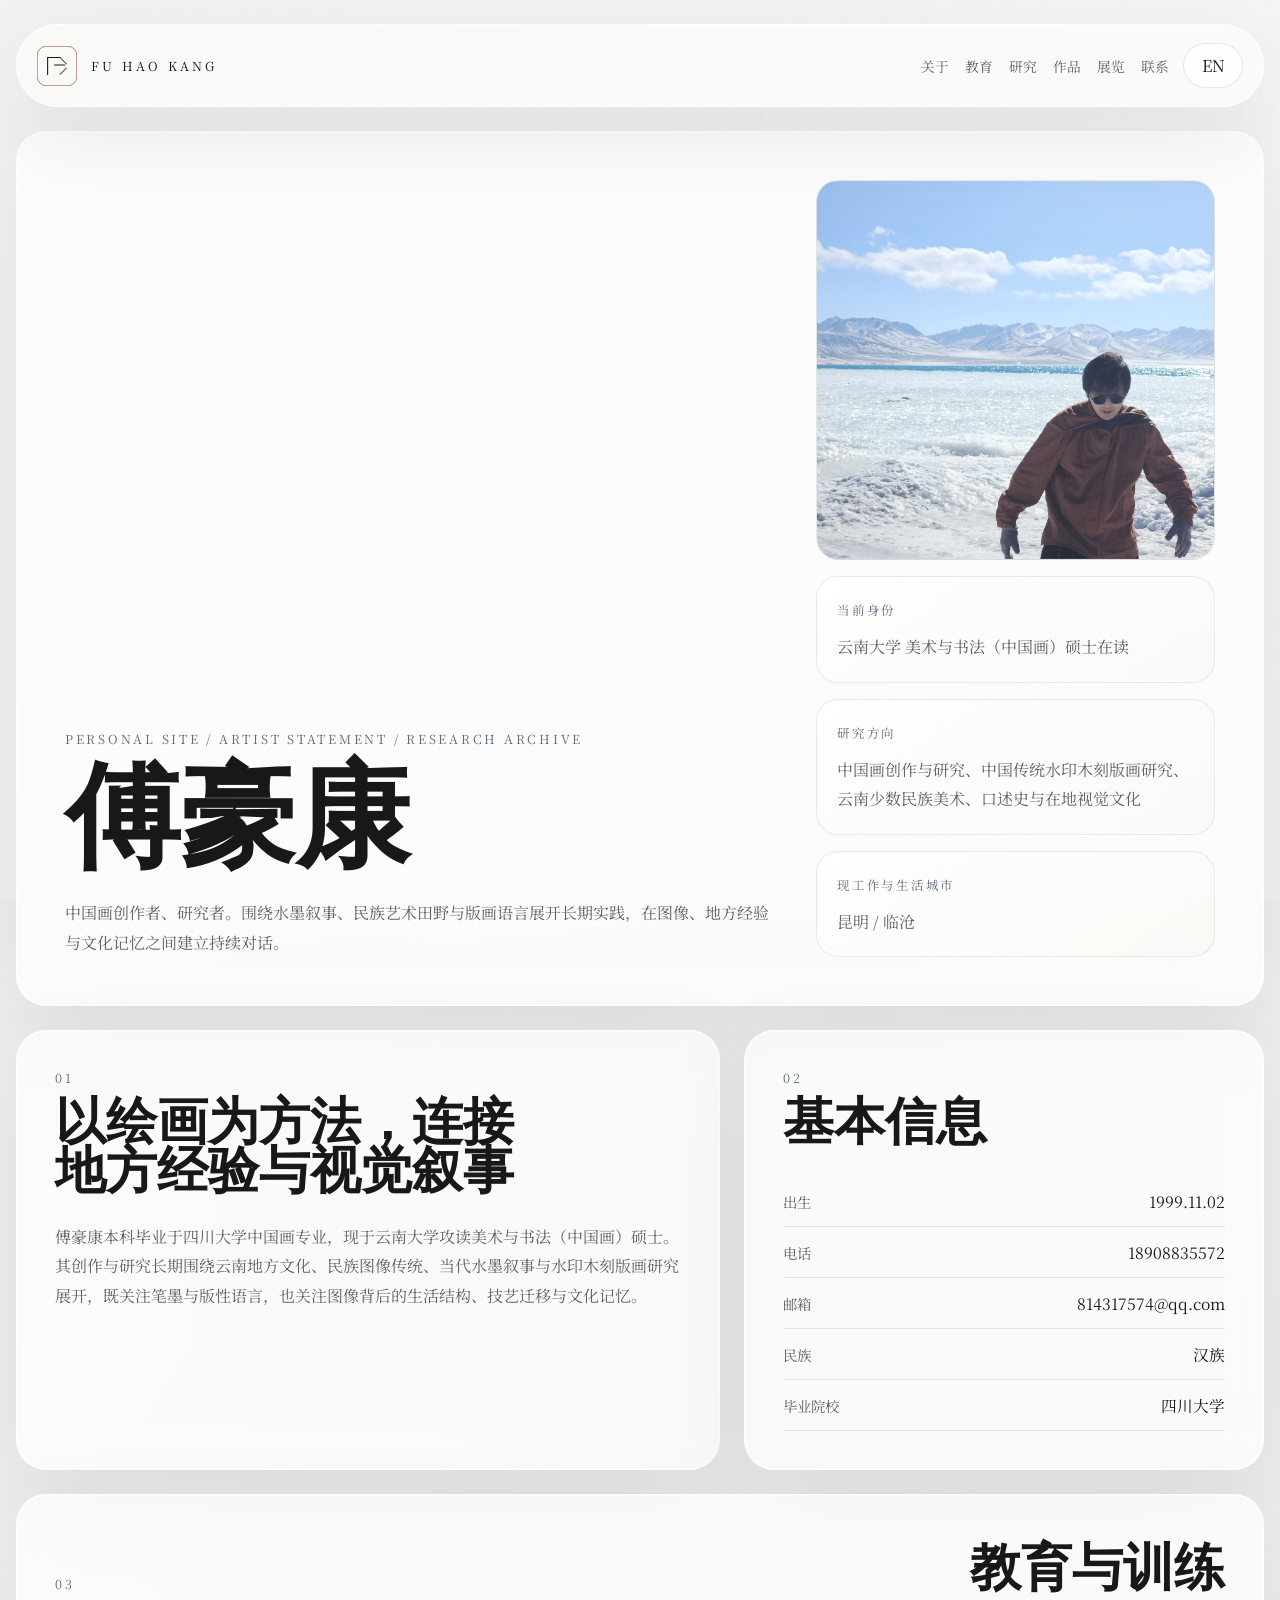
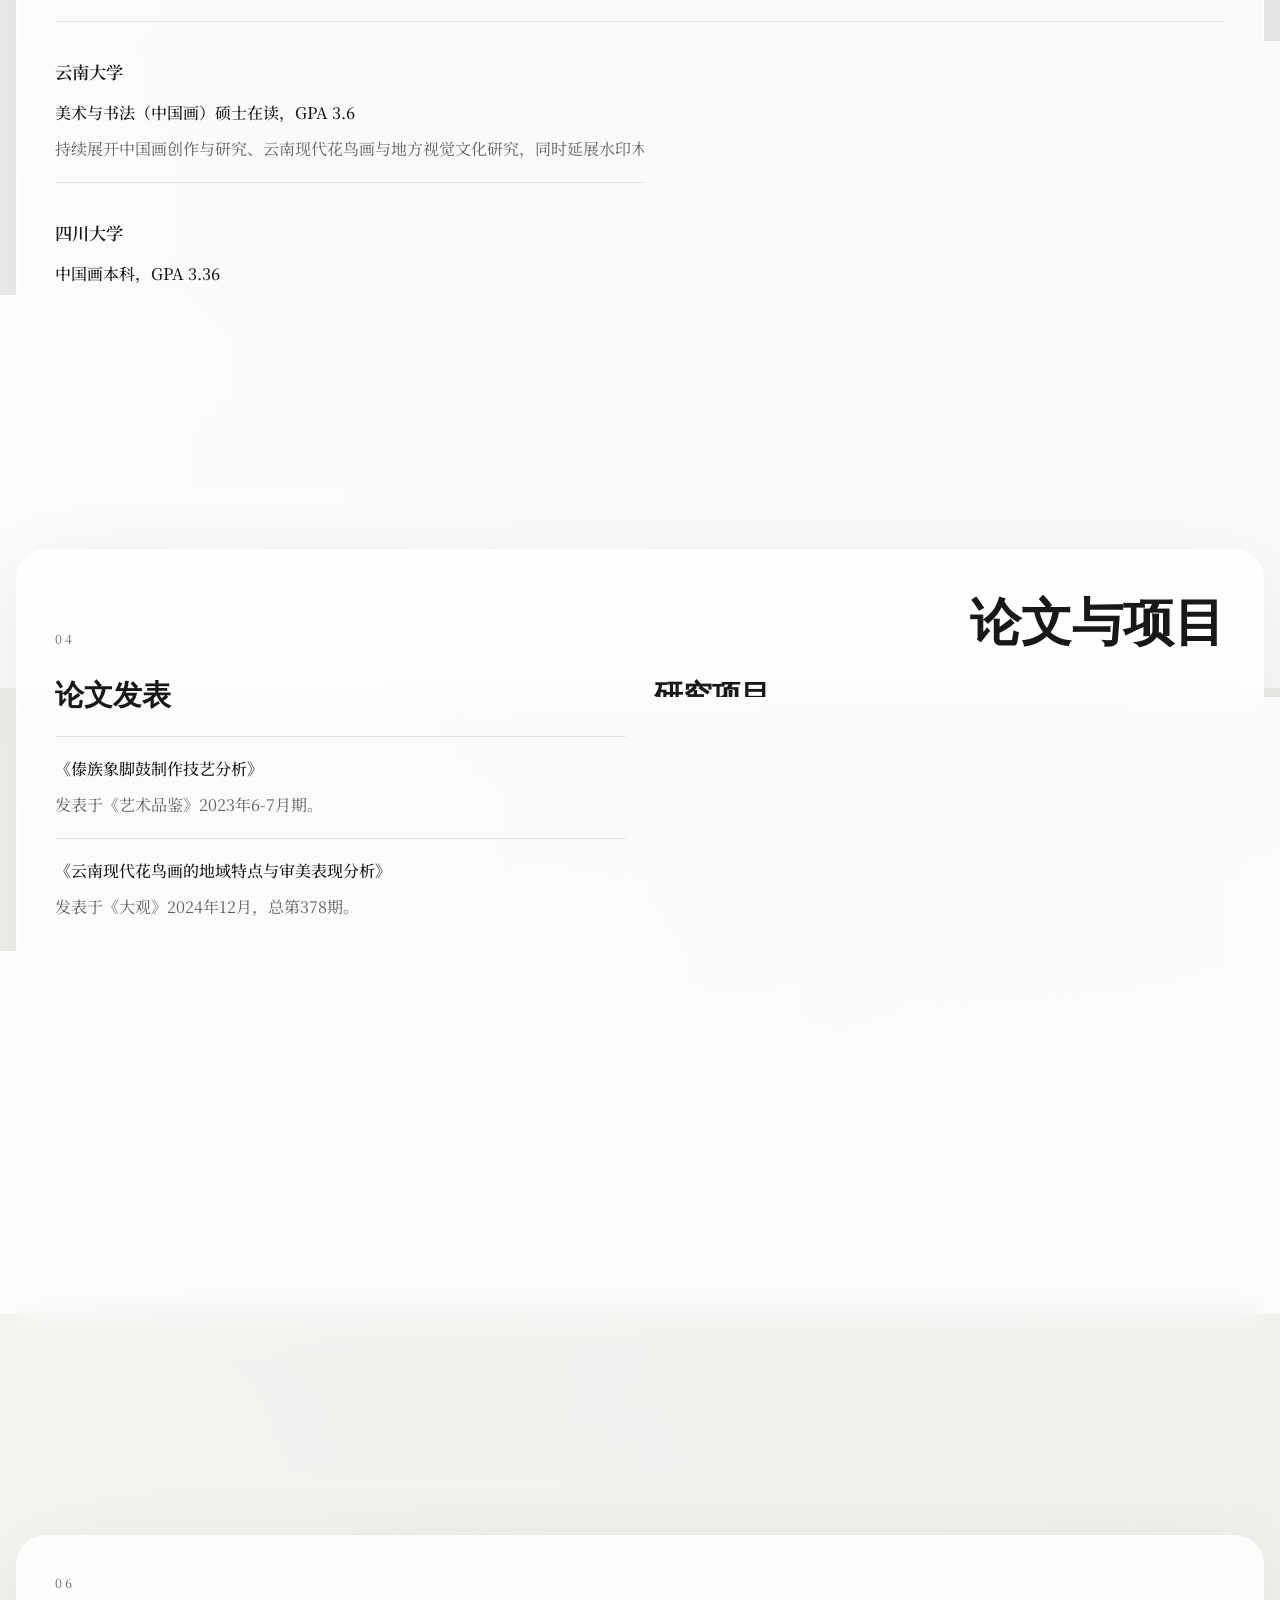
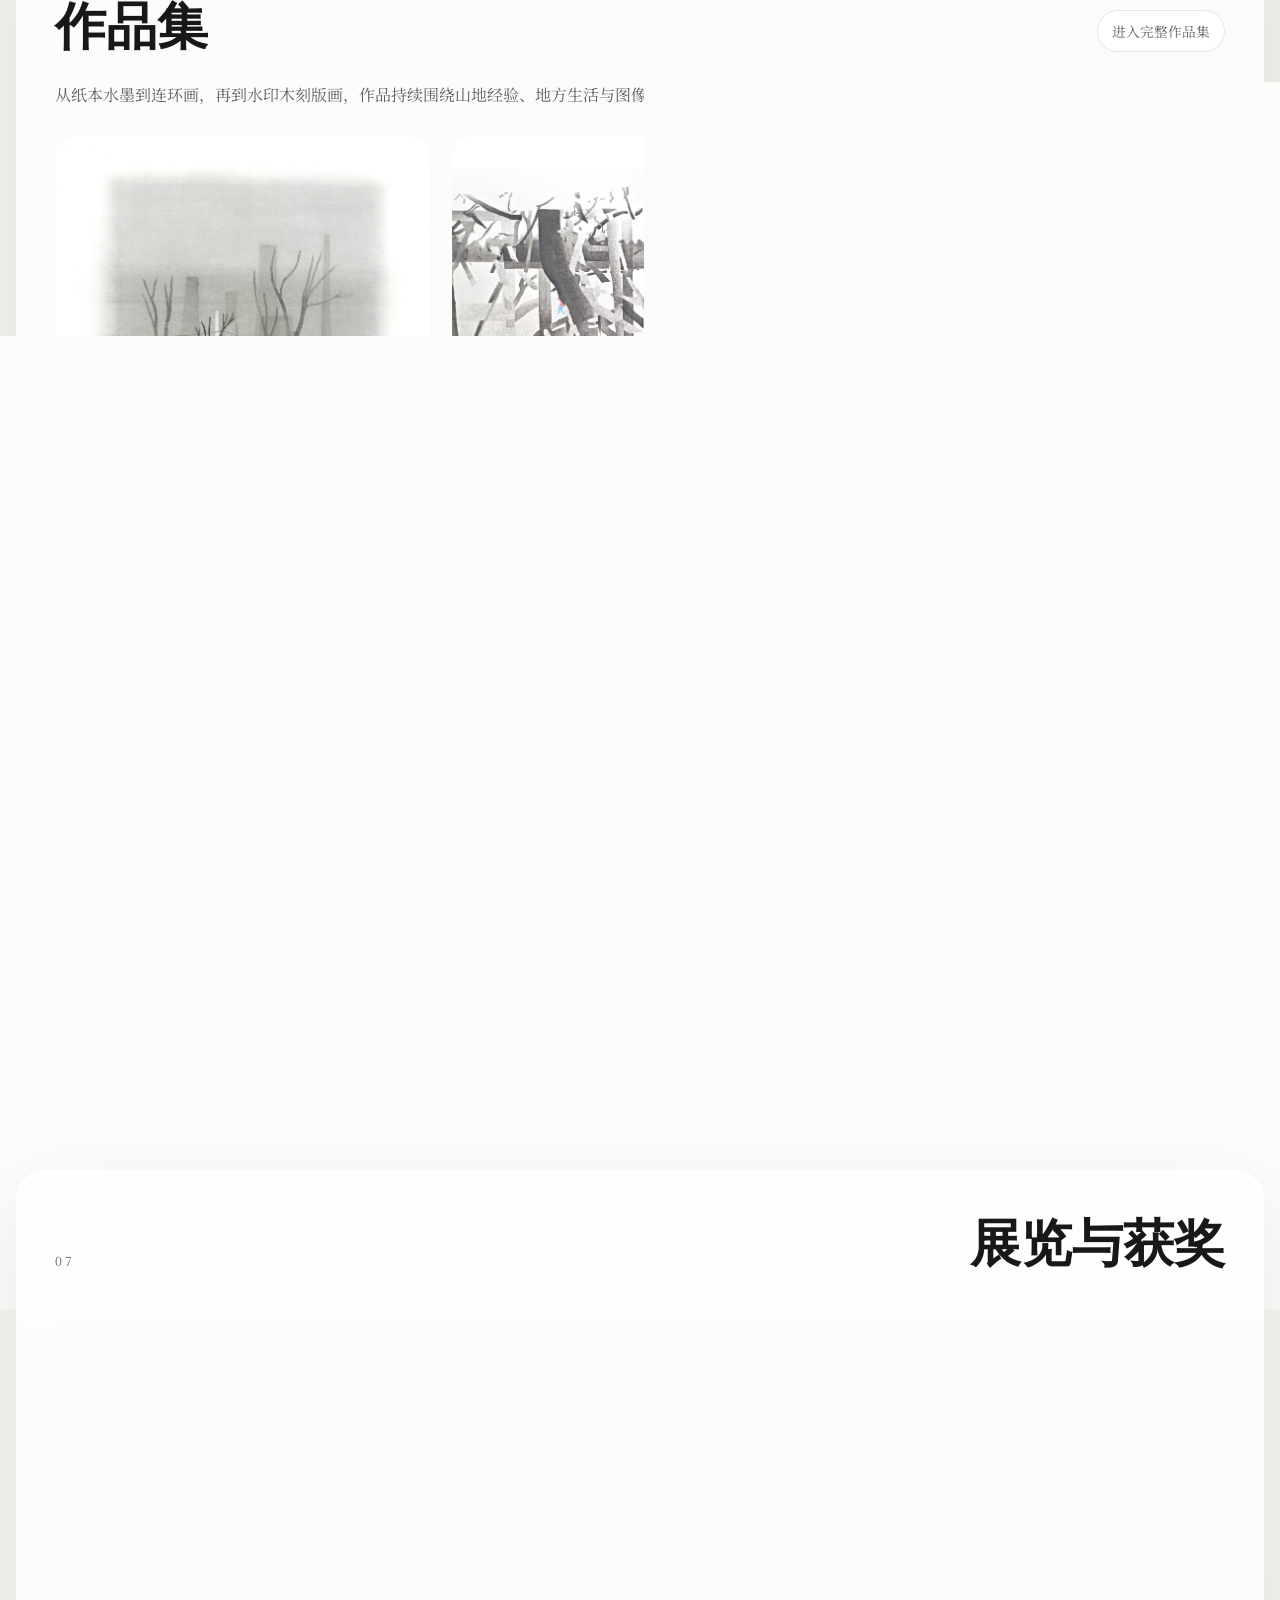
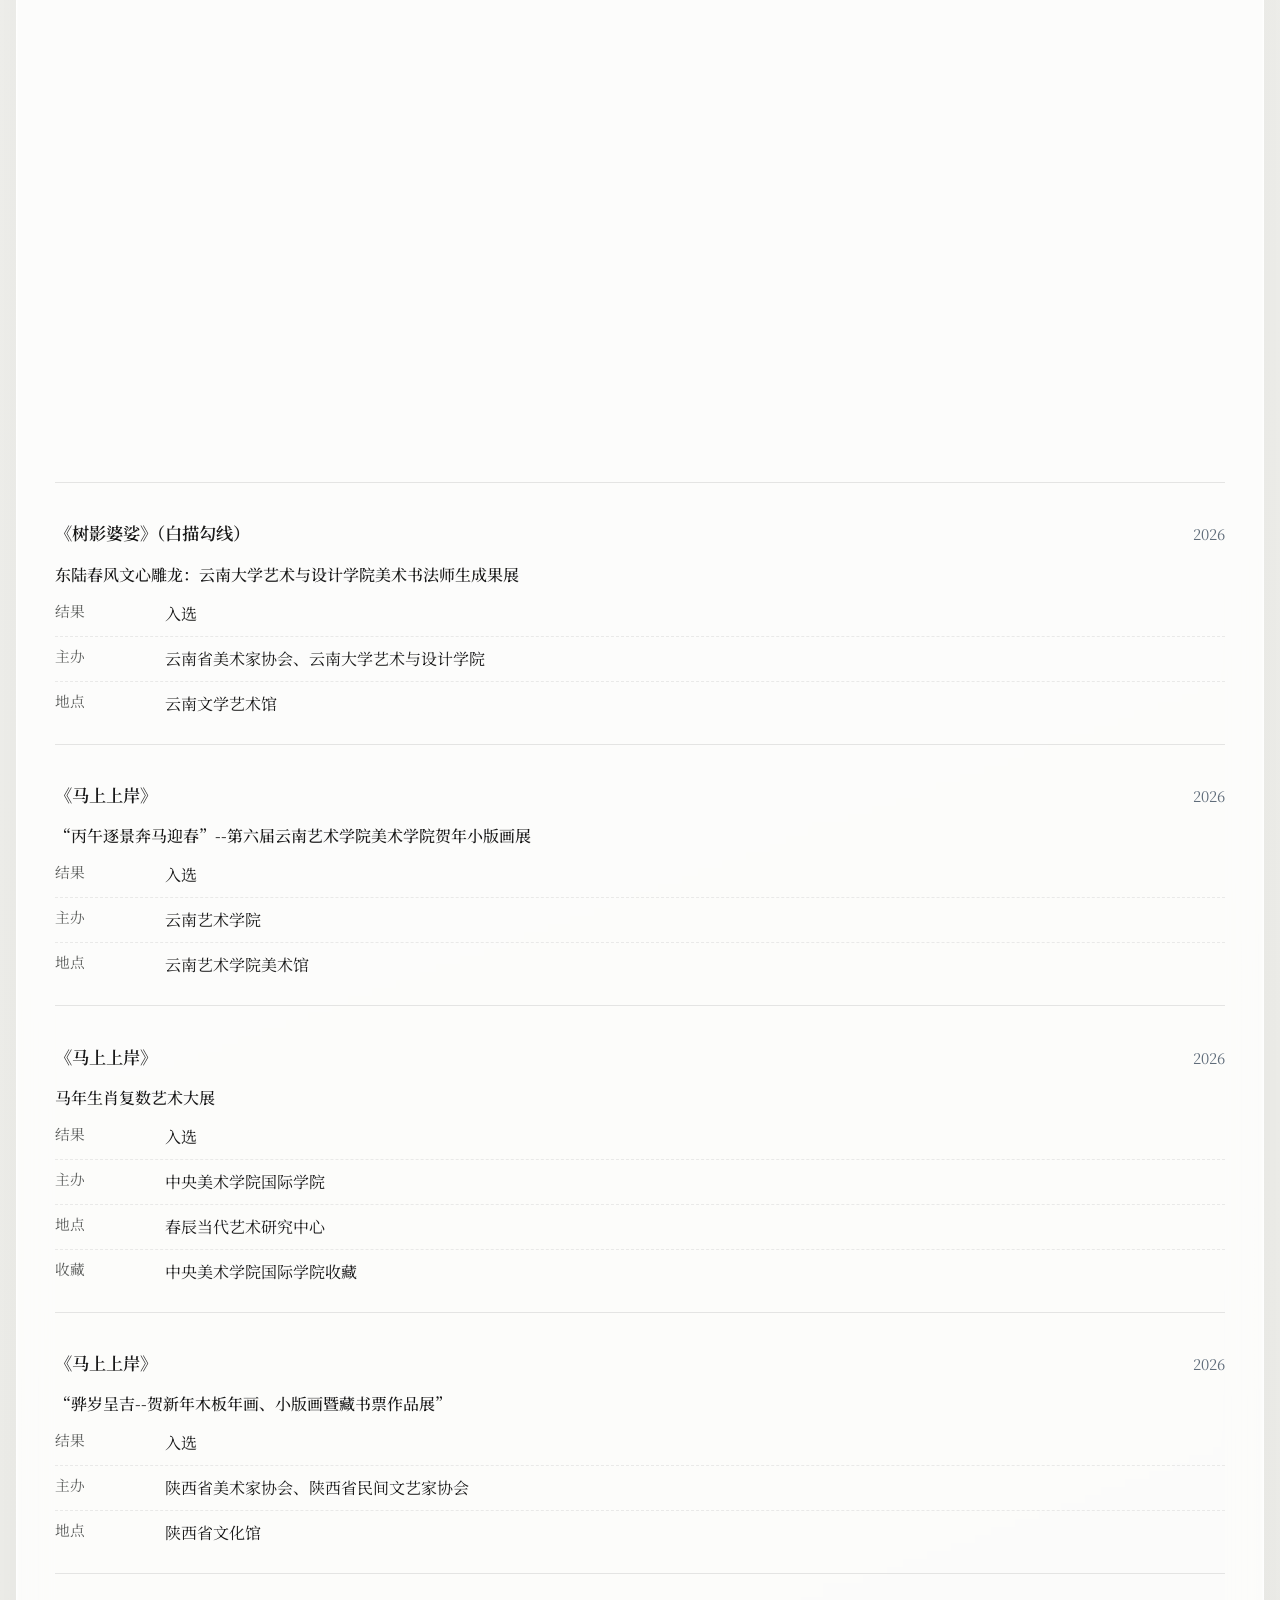
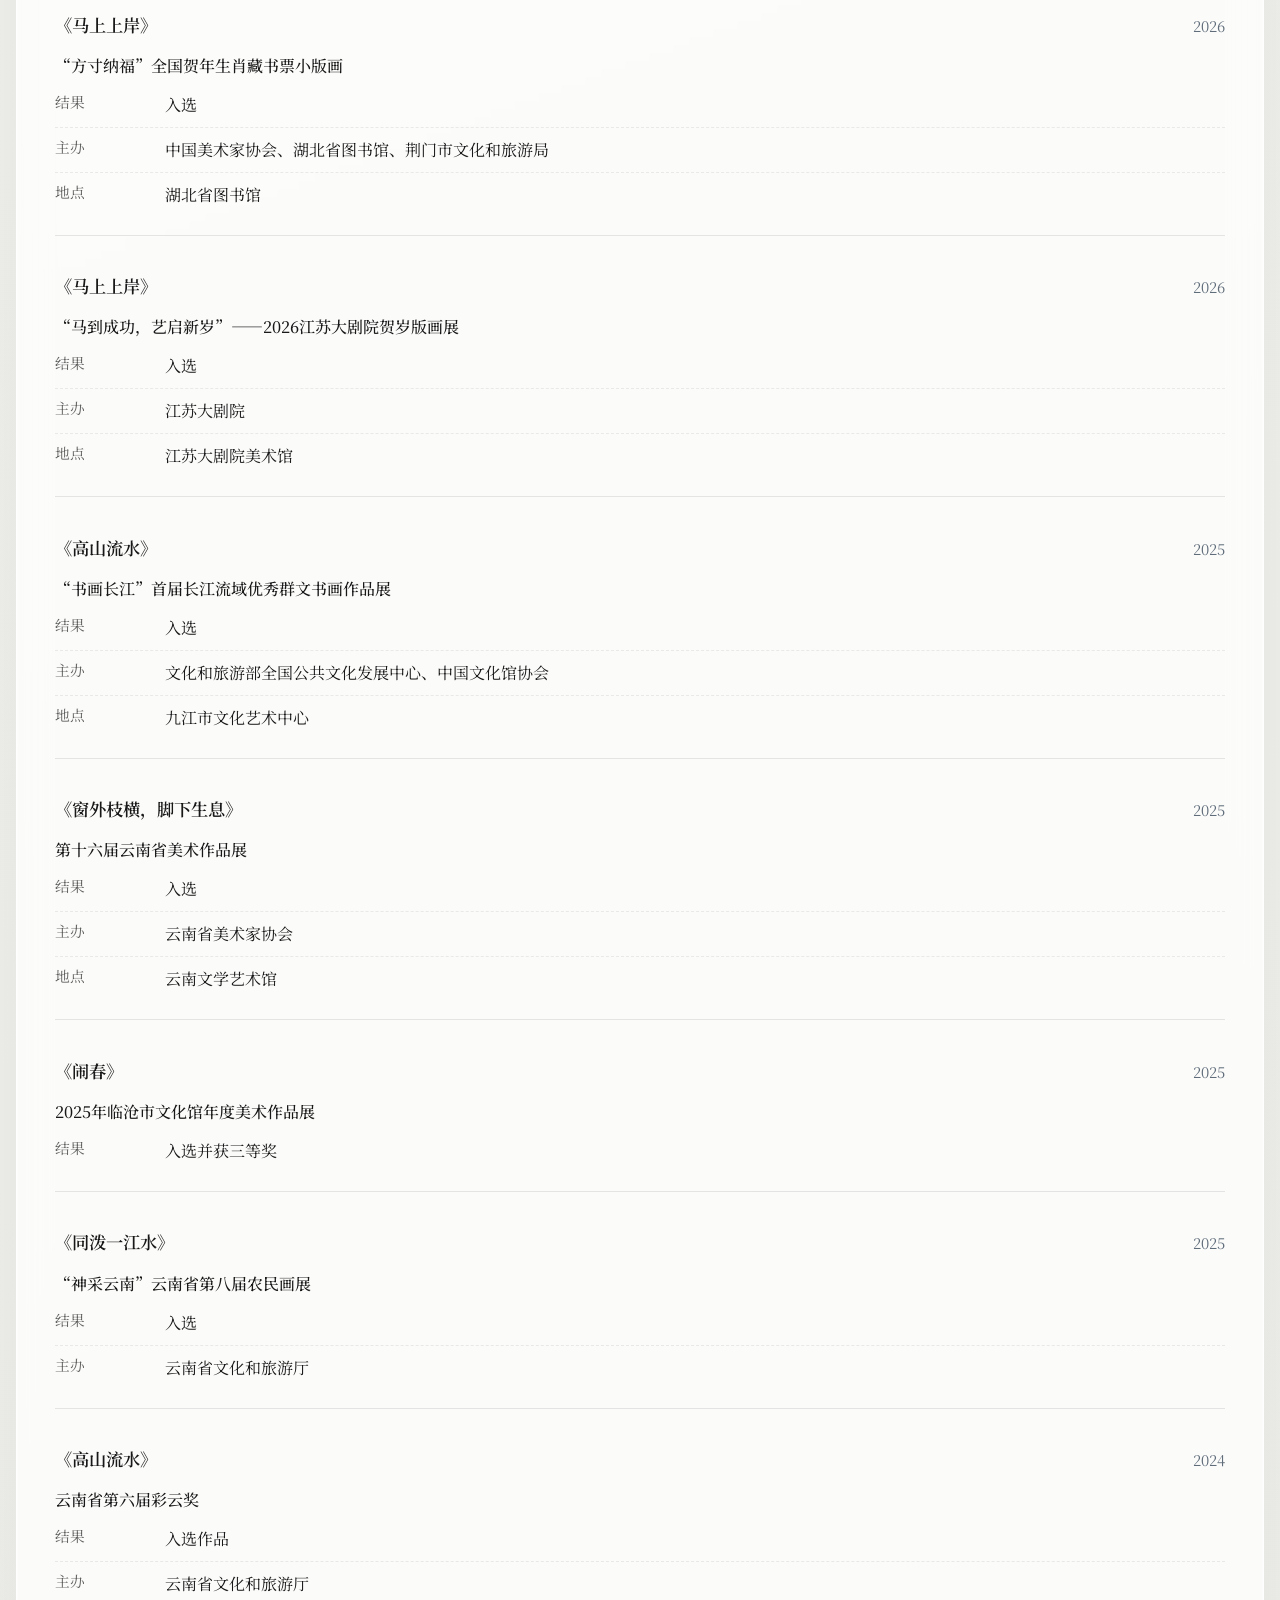
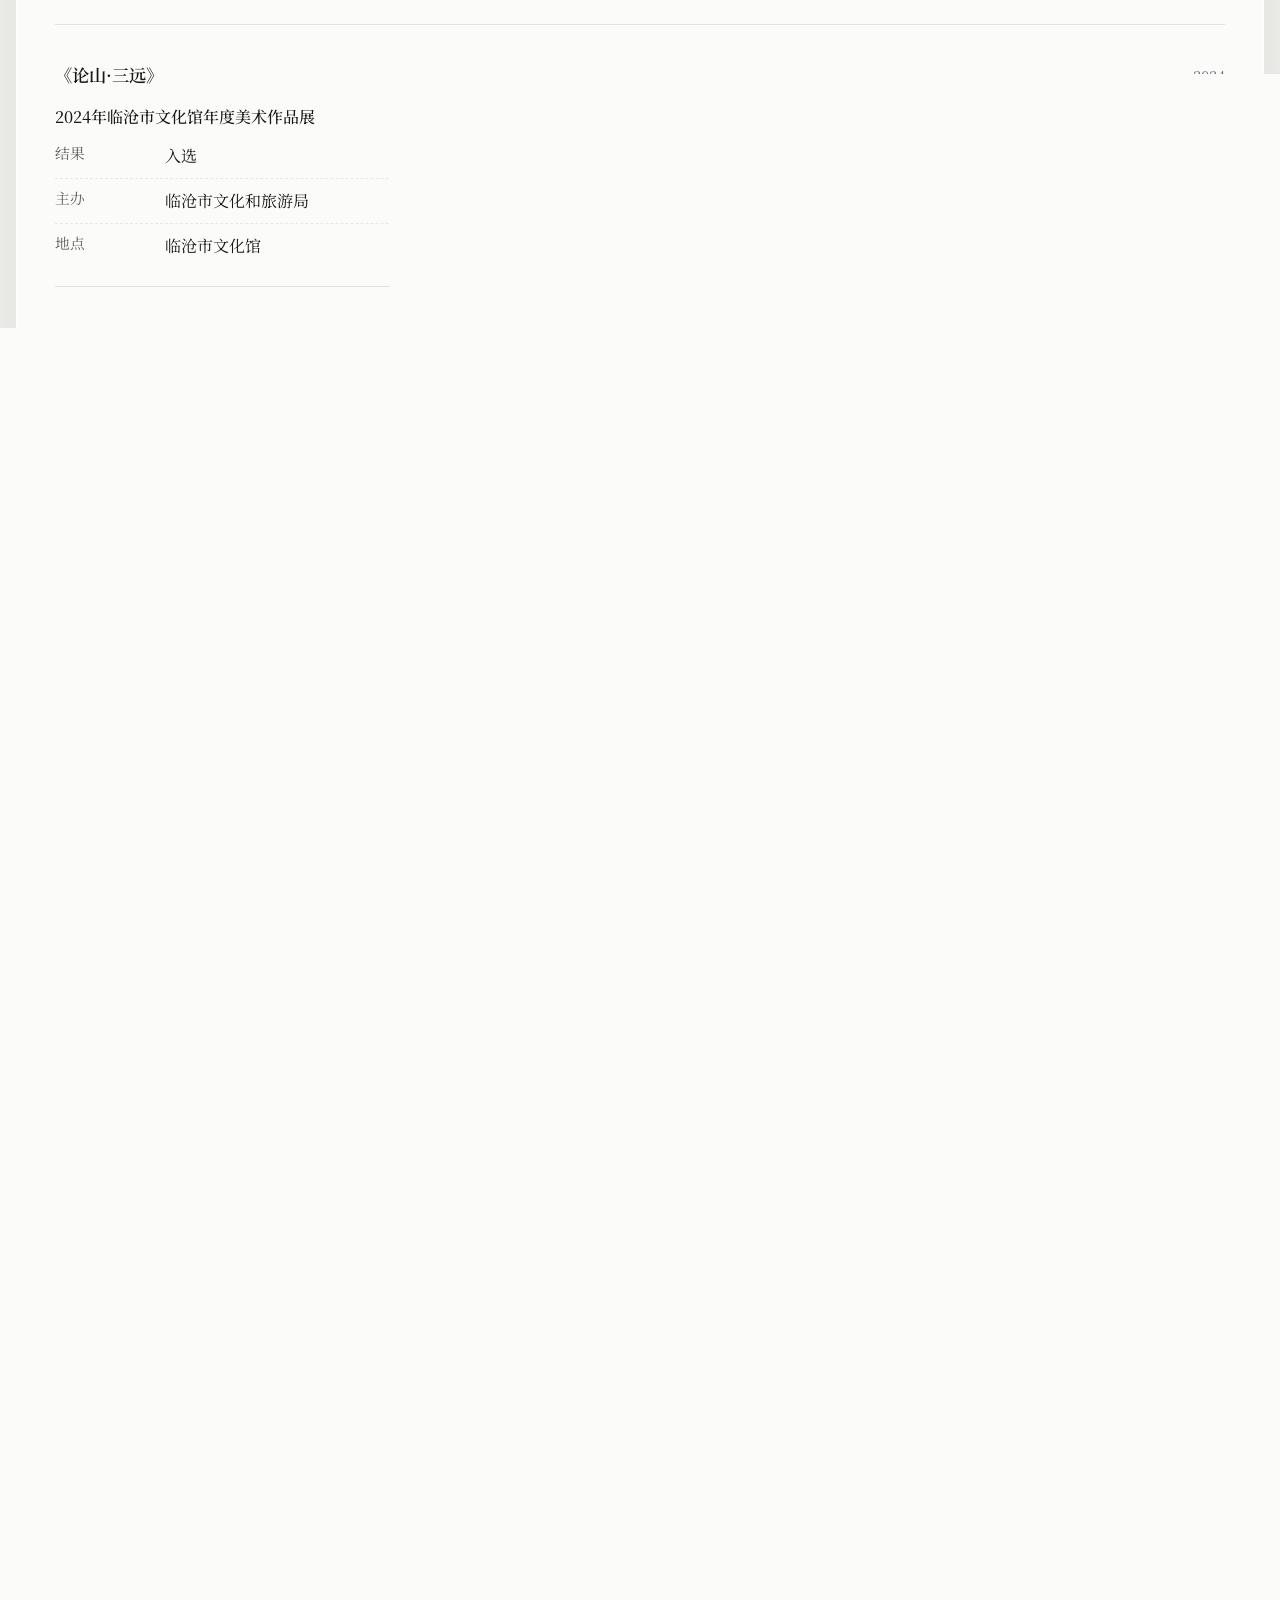
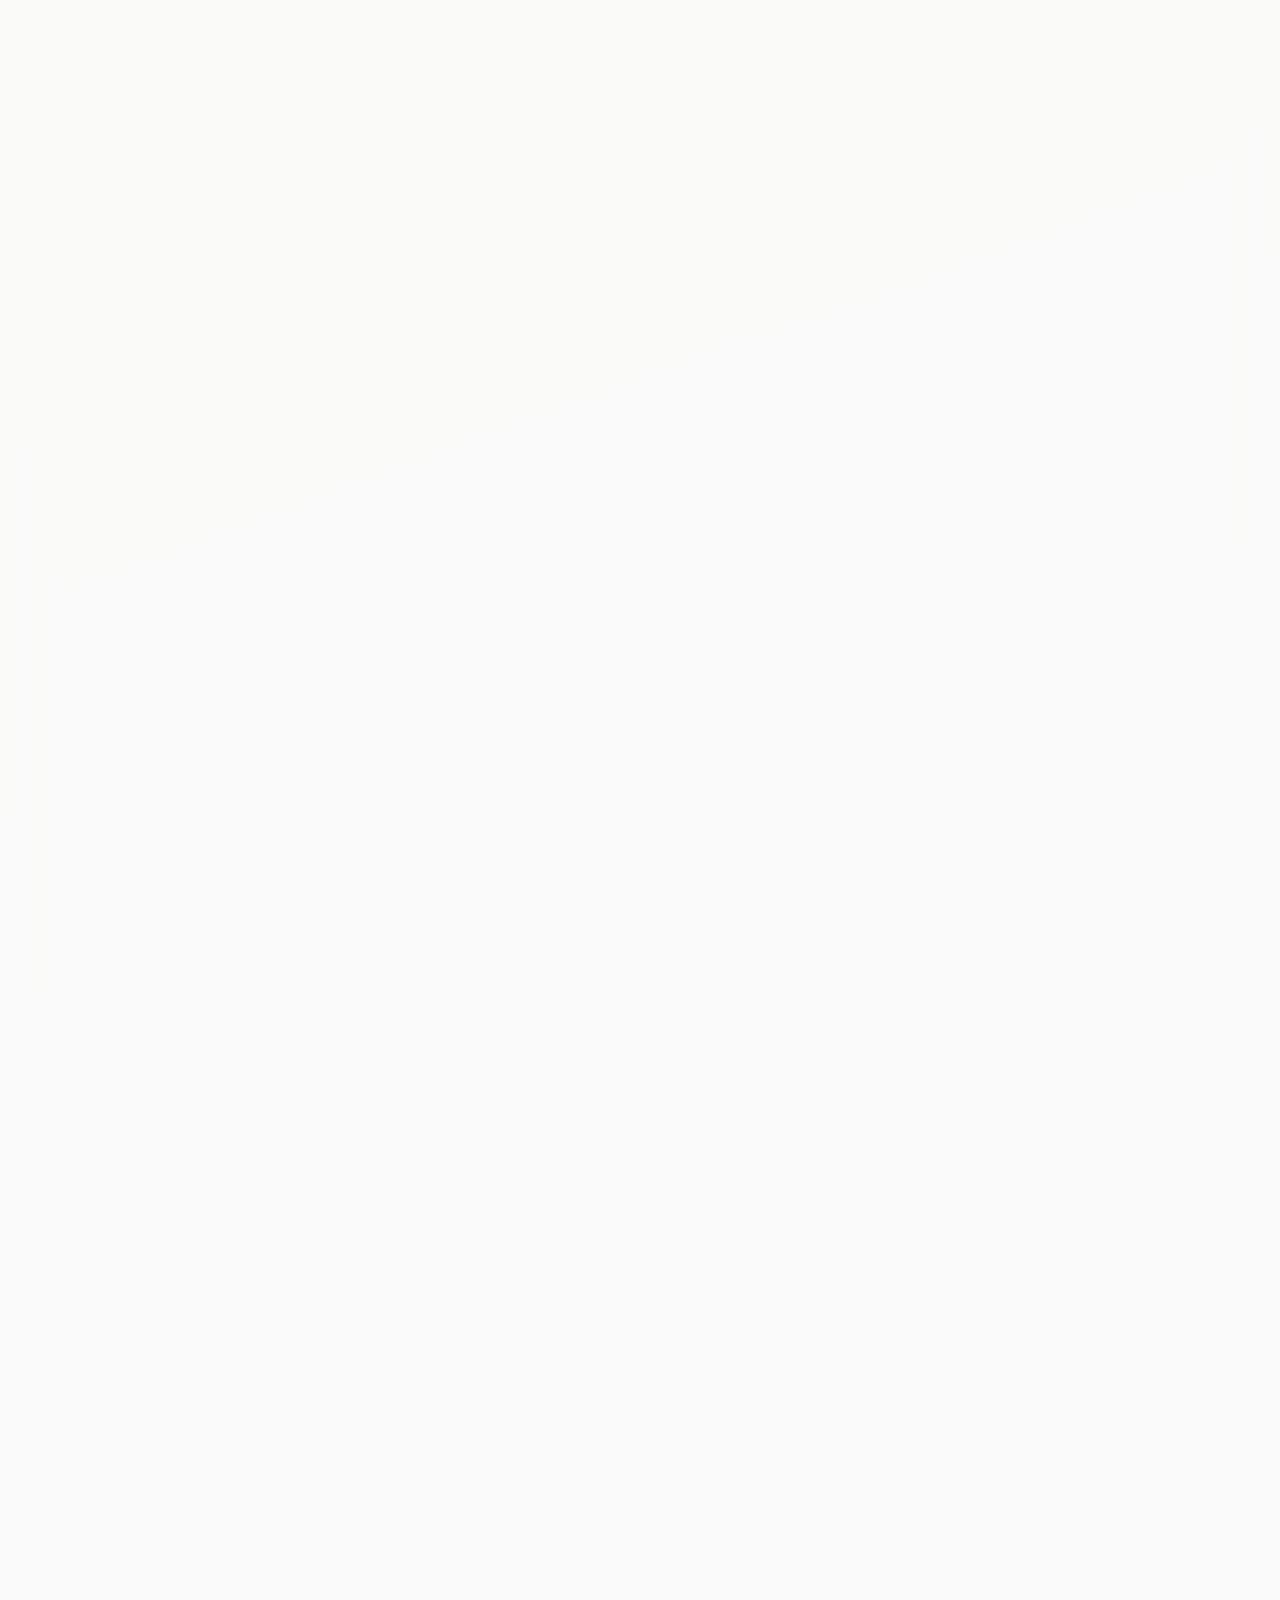
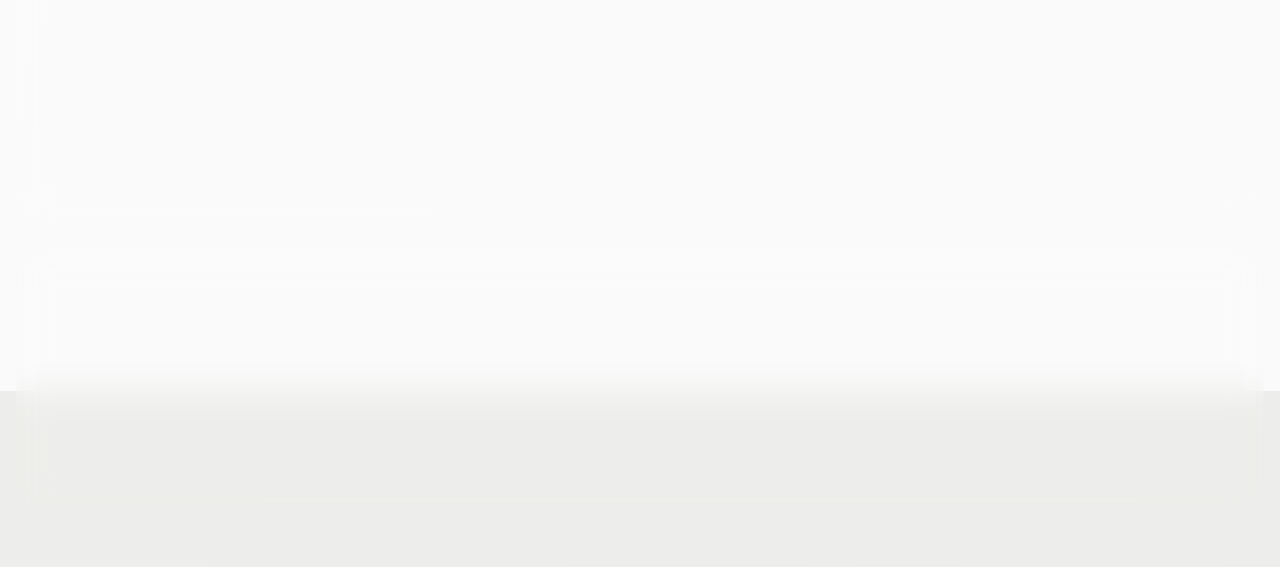
<file: index.html>
<!DOCTYPE html>
<html lang="zh-CN">
  <head>
    <meta charset="UTF-8" />
    <meta name="viewport" content="width=device-width, initial-scale=1.0" />
    <title>傅豪康 | Fu Haokang</title>
    <meta
      name="description"
      content="傅豪康个人网站，中英文双语呈现中国画创作、版画研究、展览履历与作品集。"
    />
    <link rel="preconnect" href="https://fonts.googleapis.com" />
    <link rel="preconnect" href="https://fonts.gstatic.com" crossorigin />
    <link
      href="https://fonts.googleapis.com/css2?family=Cormorant+Garamond:wght@400;500;600;700&family=Noto+Serif+SC:wght@400;500;600;700&display=swap"
      rel="stylesheet"
    />
    <link rel="stylesheet" href="./styles.css" />
  </head>
  <body data-page="home">
    <div class="site-shell">
      <div class="noise"></div>
      <header class="topbar">
        <a class="brand" href="./index.html" aria-label="Fu Haokang home">
          <img src="./assets/monogram.svg" alt="" />
          <span>FU HAO KANG</span>
        </a>
        <div class="topbar-actions">
          <nav class="topnav" aria-label="Section navigation">
            <a href="#about" data-nav="about"></a>
            <a href="#education" data-nav="education"></a>
            <a href="#research" data-nav="research"></a>
            <a href="#portfolio" data-nav="portfolio"></a>
            <a href="#exhibitions" data-nav="exhibitions"></a>
            <a href="#contact" data-nav="contact"></a>
          </nav>
          <button class="lang-toggle" type="button" aria-live="polite">EN</button>
        </div>
      </header>

      <main id="home">
        <section class="hero panel">
          <div class="hero-copy">
            <p class="eyebrow" data-field="heroEyebrow"></p>
            <h1 data-field="heroTitle"></h1>
            <p class="hero-lead" data-field="heroLead"></p>
          </div>
          <div class="hero-meta">
            <figure class="portrait-card">
              <img src="./assets/portrait.jpg" alt="Portrait of Fu Haokang" />
            </figure>
            <div class="hero-card">
              <span class="card-label" data-field="metaCurrentLabel"></span>
              <p data-field="metaCurrentValue"></p>
            </div>
            <div class="hero-card">
              <span class="card-label" data-field="metaFocusLabel"></span>
              <p data-field="metaFocusValue"></p>
            </div>
            <div class="hero-card">
              <span class="card-label" data-field="metaLocationLabel"></span>
              <p data-field="metaLocationValue"></p>
            </div>
          </div>
        </section>

        <section class="intro-grid">
          <article class="panel statement" id="about">
            <p class="section-index">01</p>
            <h2 data-field="aboutTitle"></h2>
            <p class="statement-text" data-field="aboutBody"></p>
          </article>

          <aside class="panel quickfacts">
            <p class="section-index">02</p>
            <h2 data-field="factsTitle"></h2>
            <ul id="facts-list"></ul>
          </aside>
        </section>

        <section class="panel timeline-section" id="education">
          <div class="section-heading">
            <p class="section-index">03</p>
            <h2 data-field="educationTitle"></h2>
          </div>
          <div class="timeline" id="education-list"></div>
        </section>

        <section class="panel split-section" id="research">
          <div class="section-heading">
            <p class="section-index">04</p>
            <h2 data-field="researchTitle"></h2>
          </div>
          <div class="split-columns">
            <div>
              <h3 data-field="publicationsTitle"></h3>
              <div class="stack-list" id="publications-list"></div>
            </div>
            <div>
              <h3 data-field="projectsTitle"></h3>
              <div class="stack-list" id="projects-list"></div>
            </div>
          </div>
        </section>

        <section class="panel split-section">
          <div class="section-heading">
            <p class="section-index">05</p>
            <h2 data-field="practiceTitle"></h2>
          </div>
          <div class="split-columns">
            <div>
              <h3 data-field="affiliationsTitle"></h3>
              <ul class="tag-list" id="affiliations-list"></ul>
            </div>
            <div>
              <h3 data-field="skillsTitle"></h3>
              <ul class="tag-list" id="skills-list"></ul>
            </div>
          </div>
        </section>

        <section class="panel portfolio-home" id="portfolio">
          <div class="section-heading">
            <div>
              <p class="section-index">06</p>
              <h2 data-field="portfolioTitle"></h2>
            </div>
            <a class="section-link" href="./portfolio.html" data-field="portfolioLink"></a>
          </div>
          <p class="portfolio-intro" data-field="portfolioLead"></p>
          <div class="portfolio-grid" id="portfolio-preview"></div>
        </section>

        <section class="panel exhibitions-section" id="exhibitions">
          <div class="section-heading">
            <p class="section-index">07</p>
            <h2 data-field="exhibitionsTitle"></h2>
          </div>
          <div class="timeline compact" id="exhibitions-list"></div>
        </section>

        <section class="contact-band panel" id="contact">
          <div>
            <p class="section-index">08</p>
            <h2 data-field="contactTitle"></h2>
            <p data-field="contactLead"></p>
          </div>
          <div class="contact-actions">
            <a id="email-link" class="contact-link" href=""></a>
            <a id="phone-link" class="contact-link" href=""></a>
          </div>
        </section>
      </main>
    </div>

    <script src="./site-data.js"></script>
    <script src="./script.js"></script>
  </body>
</html>
</file>
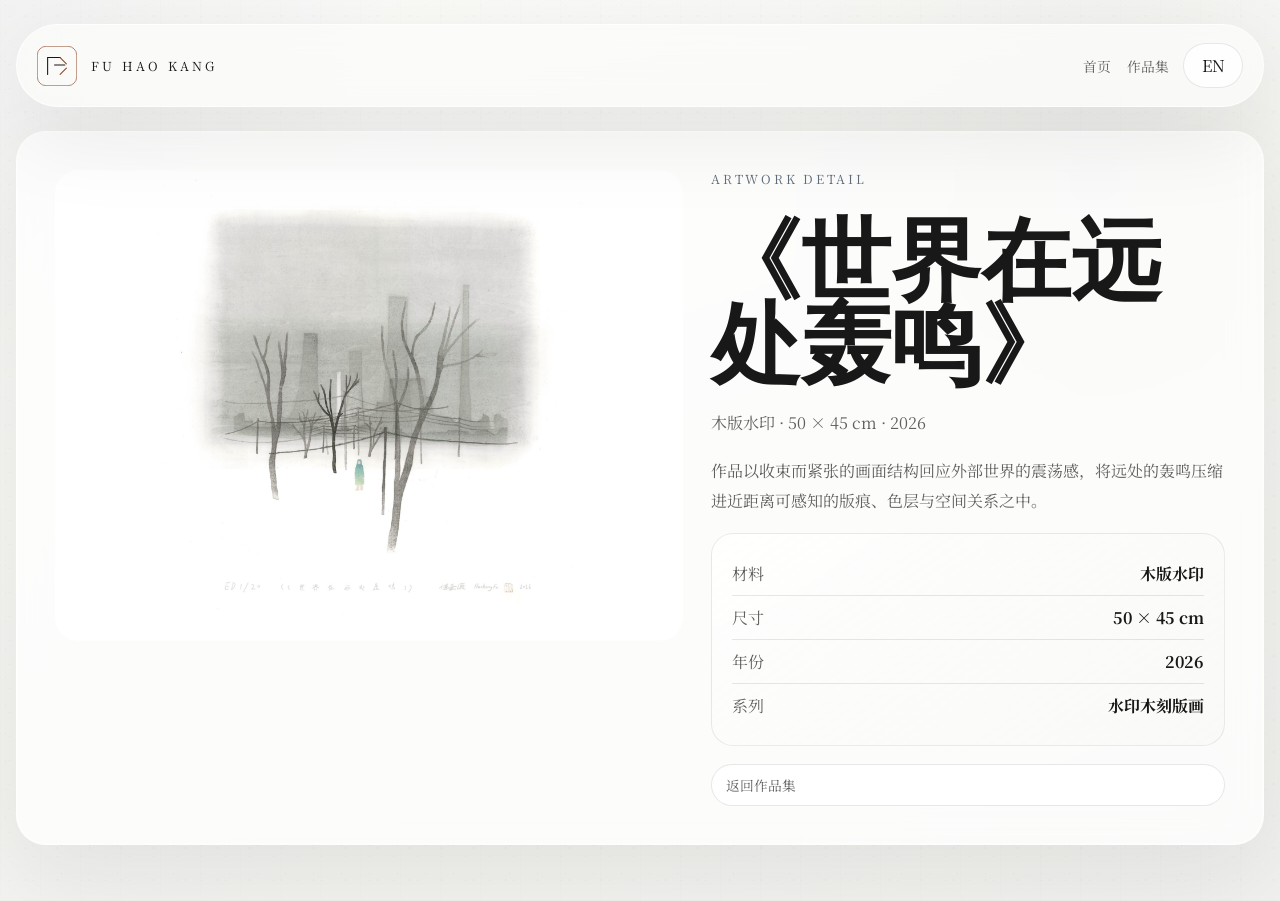
<file: artwork.html>
<!DOCTYPE html>
<html lang="zh-CN">
  <head>
    <meta charset="UTF-8" />
    <meta name="viewport" content="width=device-width, initial-scale=1.0" />
    <title>作品详情 | 傅豪康</title>
    <meta
      name="description"
      content="傅豪康单件作品详情页，中英文双语查看作品图像、材料与创作说明。"
    />
    <link rel="preconnect" href="https://fonts.googleapis.com" />
    <link rel="preconnect" href="https://fonts.gstatic.com" crossorigin />
    <link
      href="https://fonts.googleapis.com/css2?family=Cormorant+Garamond:wght@400;500;600;700&family=Noto+Serif+SC:wght@400;500;600;700&display=swap"
      rel="stylesheet"
    />
    <link rel="stylesheet" href="./styles.css" />
  </head>
  <body data-page="artwork">
    <div class="site-shell">
      <div class="noise"></div>
      <header class="topbar">
        <a class="brand" href="./index.html">
          <img src="./assets/monogram.svg" alt="" />
          <span>FU HAO KANG</span>
        </a>
        <div class="topbar-actions">
          <nav class="topnav" aria-label="Page navigation">
            <a href="./index.html" data-global-nav="home"></a>
            <a href="./portfolio.html" data-global-nav="portfolio"></a>
          </nav>
          <button class="lang-toggle" type="button" aria-live="polite">EN</button>
        </div>
      </header>

      <main>
        <section class="artwork-layout panel">
          <div class="artwork-media">
            <img id="artwork-image" alt="" />
          </div>
          <div class="artwork-copy">
            <p class="eyebrow" data-artwork-field="eyebrow"></p>
            <h1 id="artwork-title"></h1>
            <p class="artwork-meta" id="artwork-meta"></p>
            <p class="artwork-description" id="artwork-description"></p>
            <div class="artwork-details" id="artwork-details"></div>
            <a class="section-link" href="./portfolio.html" data-artwork-field="backLink"></a>
          </div>
        </section>
      </main>
    </div>

    <script src="./site-data.js"></script>
    <script src="./artwork.js"></script>
  </body>
</html>
</file>
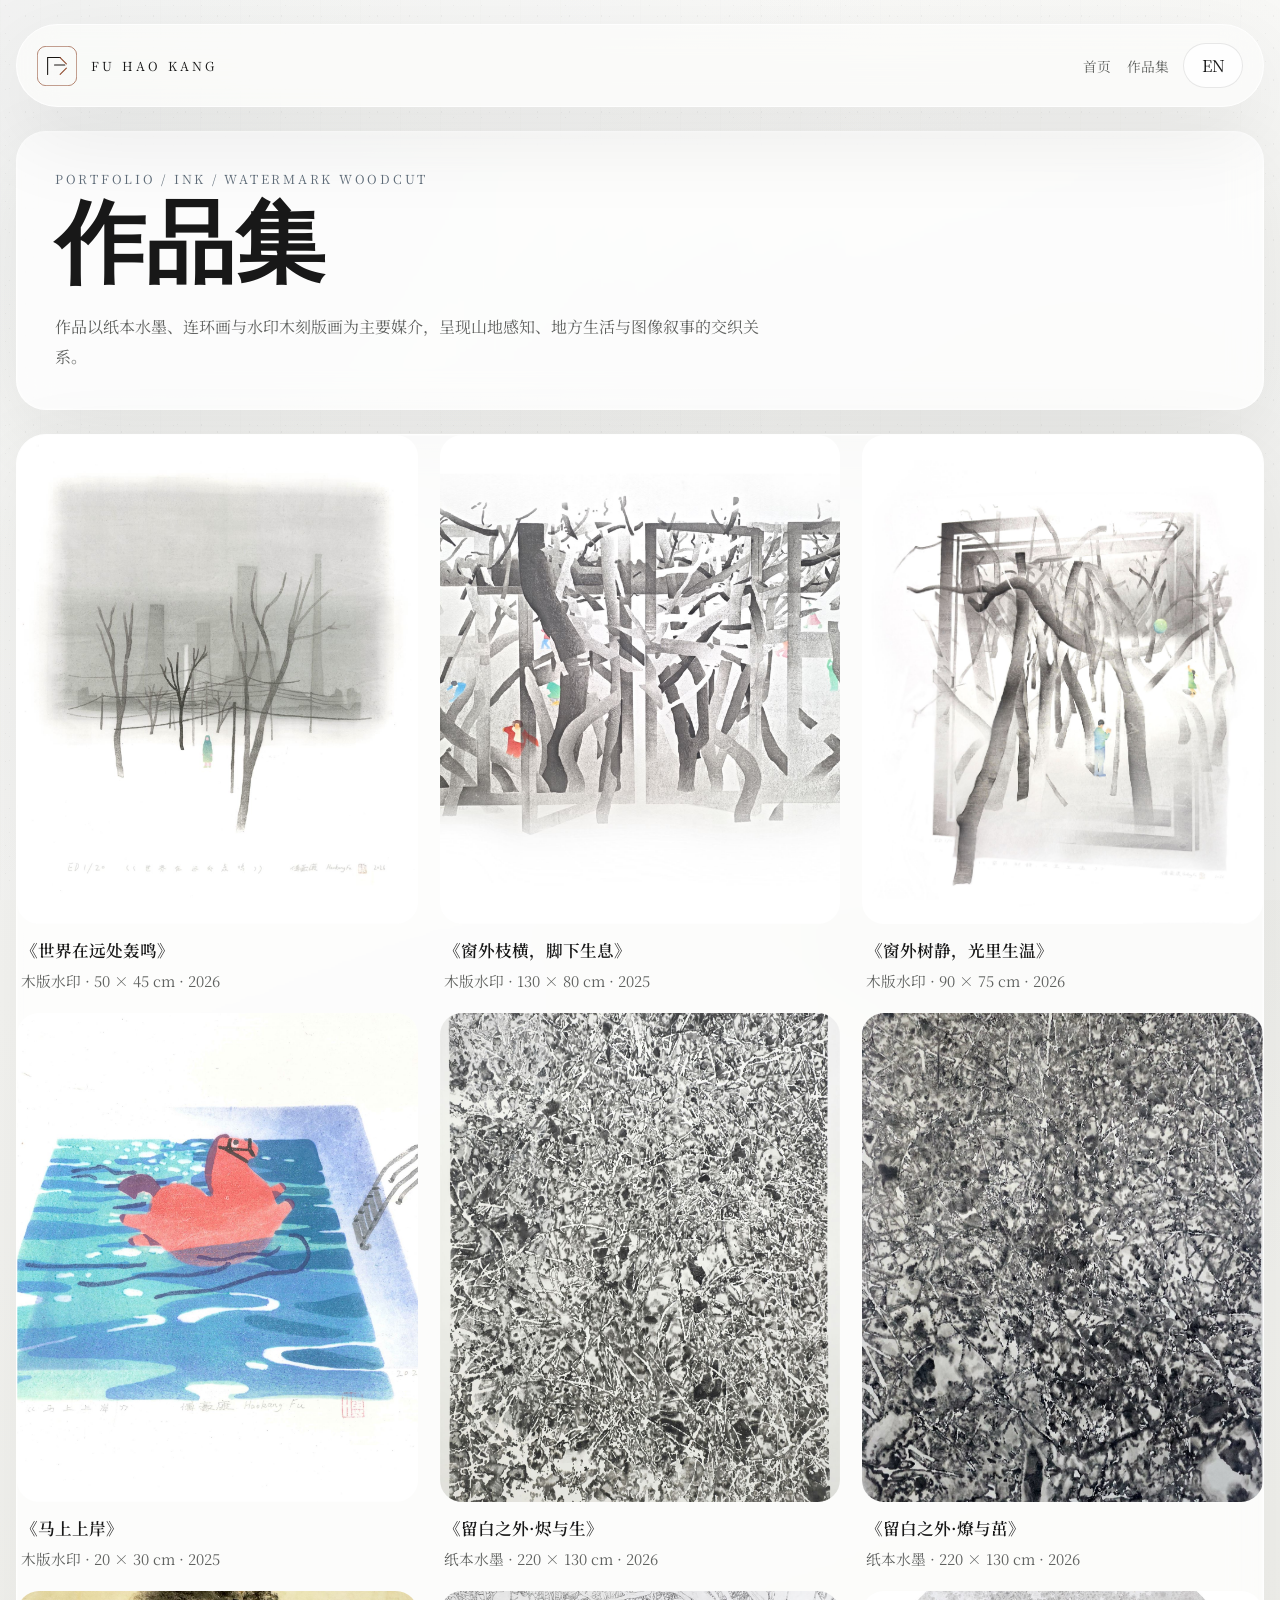
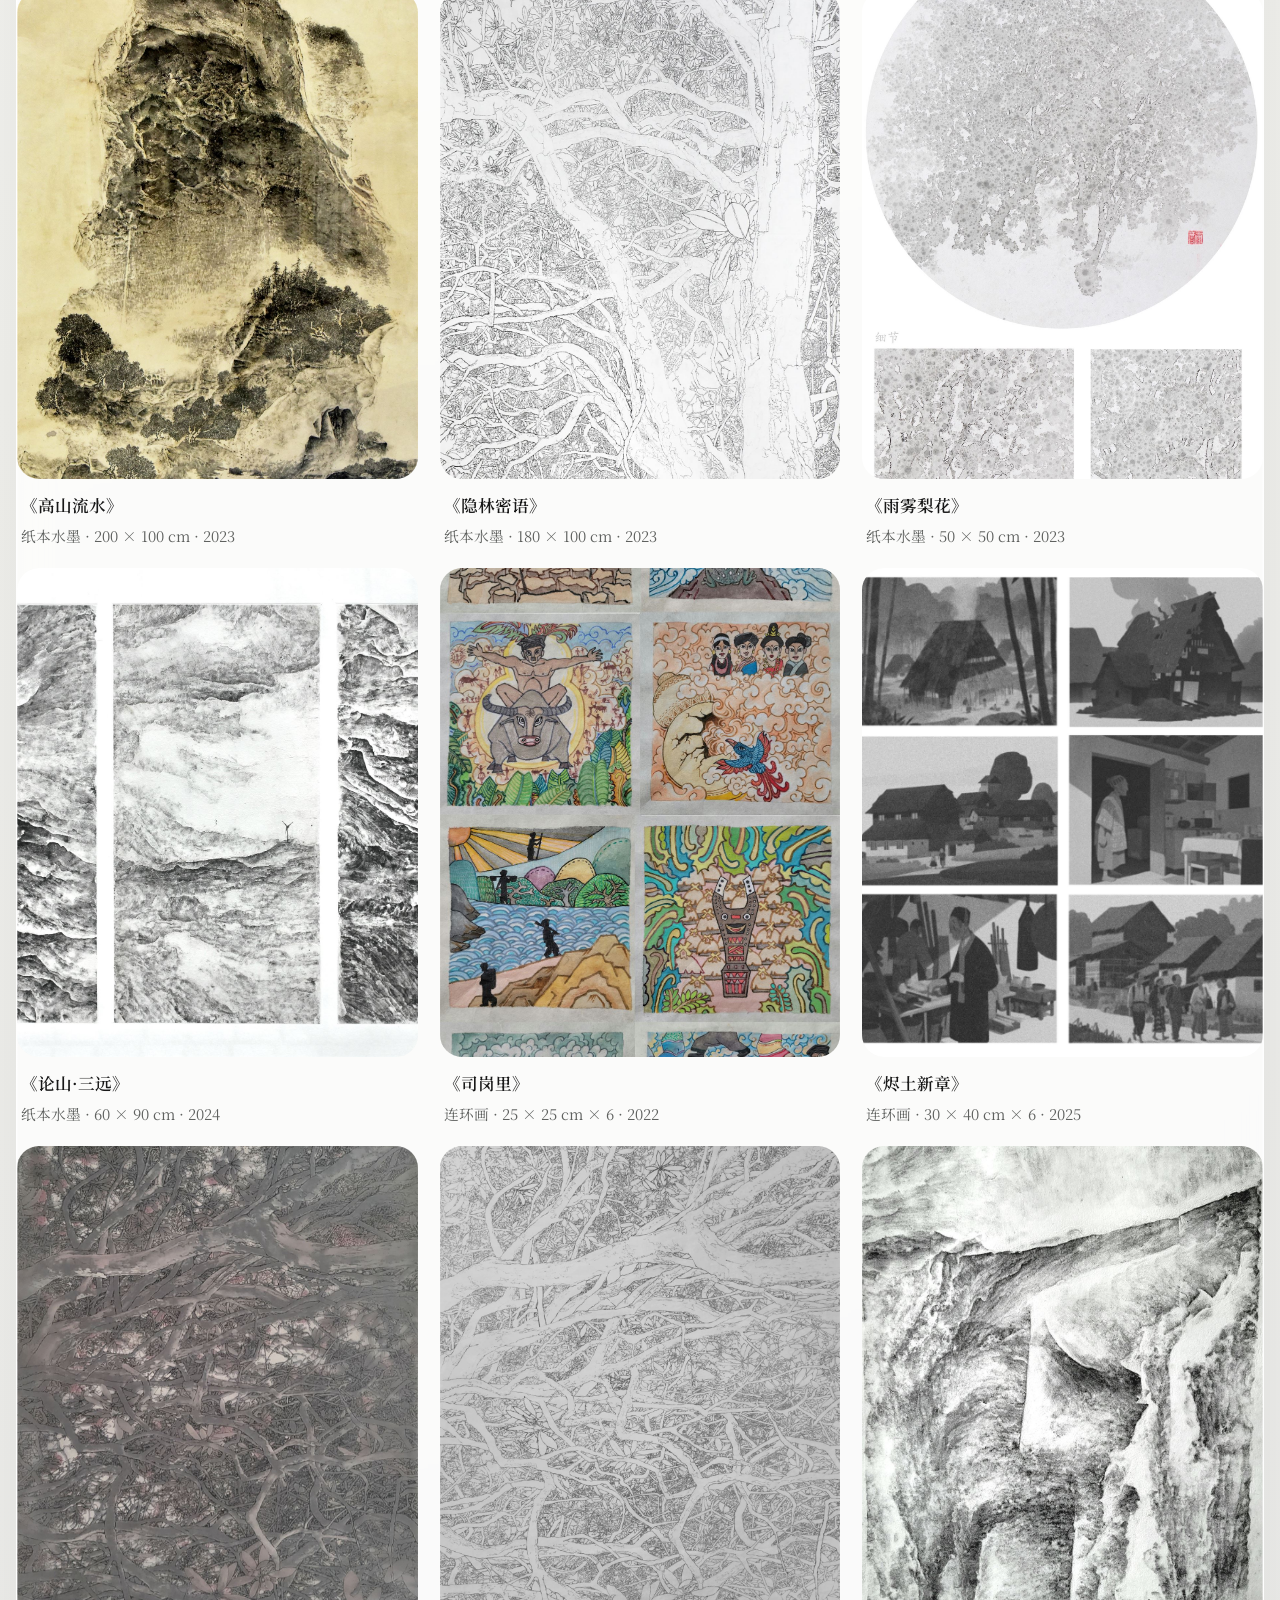
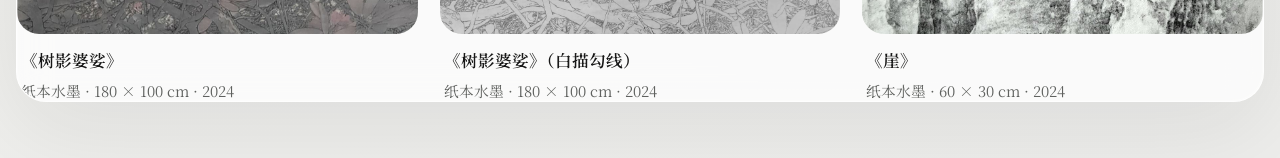
<file: portfolio.html>
<!DOCTYPE html>
<html lang="zh-CN">
  <head>
    <meta charset="UTF-8" />
    <meta name="viewport" content="width=device-width, initial-scale=1.0" />
    <title>作品集 | 傅豪康</title>
    <meta
      name="description"
      content="傅豪康作品集，中英文双语浏览纸本水墨、连环画与水印木刻版画。"
    />
    <link rel="preconnect" href="https://fonts.googleapis.com" />
    <link rel="preconnect" href="https://fonts.gstatic.com" crossorigin />
    <link
      href="https://fonts.googleapis.com/css2?family=Cormorant+Garamond:wght@400;500;600;700&family=Noto+Serif+SC:wght@400;500;600;700&display=swap"
      rel="stylesheet"
    />
    <link rel="stylesheet" href="./styles.css" />
  </head>
  <body data-page="portfolio">
    <div class="site-shell">
      <div class="noise"></div>
      <header class="topbar">
        <a class="brand" href="./index.html">
          <img src="./assets/monogram.svg" alt="" />
          <span>FU HAO KANG</span>
        </a>
        <div class="topbar-actions">
          <nav class="topnav" aria-label="Page navigation">
            <a href="./index.html" data-global-nav="home"></a>
            <a href="./portfolio.html" data-global-nav="portfolio"></a>
          </nav>
          <button class="lang-toggle" type="button" aria-live="polite">EN</button>
        </div>
      </header>

      <main>
        <section class="page-hero panel">
          <p class="eyebrow" data-portfolio-field="eyebrow"></p>
          <h1 data-portfolio-field="title"></h1>
          <p class="page-lead" data-portfolio-field="lead"></p>
        </section>

        <section class="panel">
          <div class="portfolio-grid full" id="portfolio-page-grid"></div>
        </section>
      </main>
    </div>

    <script src="./site-data.js"></script>
    <script src="./portfolio.js"></script>
  </body>
</html>
</file>
<file: styles.css>
:root {
  --bg: #f4f4f1;
  --bg-deep: #ecece7;
  --paper: rgba(255, 255, 255, 0.72);
  --paper-strong: rgba(255, 255, 255, 0.9);
  --ink: #181818;
  --muted: #5f615f;
  --line: rgba(24, 24, 24, 0.1);
  --accent: #5f6c79;
  --accent-soft: rgba(95, 108, 121, 0.12);
  --shadow: 0 28px 90px rgba(20, 20, 20, 0.08);
  --font-display: "Cormorant Garamond", Georgia, serif;
  --font-body: "Noto Serif SC", "Songti SC", "STSong", serif;
  --radius: 30px;
}

* {
  box-sizing: border-box;
}

html {
  scroll-behavior: smooth;
}

body {
  margin: 0;
  color: var(--ink);
  background:
    radial-gradient(circle at top left, rgba(95, 108, 121, 0.07), transparent 25%),
    radial-gradient(circle at 85% 18%, rgba(124, 130, 126, 0.08), transparent 24%),
    linear-gradient(160deg, #fafaf8 0%, #f2f2ee 52%, #ededeb 100%);
  font-family: var(--font-body);
  min-height: 100vh;
}

body::before {
  content: "";
  position: fixed;
  inset: 0;
  background:
    linear-gradient(rgba(255, 255, 255, 0.18), rgba(255, 255, 255, 0.18)),
    repeating-linear-gradient(
      90deg,
      rgba(24, 24, 24, 0.012) 0,
      rgba(24, 24, 24, 0.012) 1px,
      transparent 1px,
      transparent 40px
    );
  pointer-events: none;
}

.site-shell {
  position: relative;
  width: min(1320px, calc(100% - 32px));
  margin: 0 auto;
  padding: 24px 0 56px;
}

.noise {
  position: fixed;
  inset: 0;
  opacity: 0.04;
  pointer-events: none;
  background-image:
    radial-gradient(circle at 20% 20%, #000 0.7px, transparent 0.8px),
    radial-gradient(circle at 80% 50%, #000 0.6px, transparent 0.7px),
    radial-gradient(circle at 40% 70%, #000 0.6px, transparent 0.7px);
  background-size: 28px 28px, 32px 32px, 24px 24px;
}

.topbar {
  position: sticky;
  top: 18px;
  z-index: 20;
  display: flex;
  align-items: center;
  justify-content: space-between;
  gap: 16px;
  margin-bottom: 24px;
  padding: 18px 20px;
  background: rgba(252, 252, 250, 0.78);
  backdrop-filter: blur(18px);
  border: 1px solid rgba(255, 255, 255, 0.8);
  border-radius: 999px;
  box-shadow: var(--shadow);
}

.brand {
  display: inline-flex;
  align-items: center;
  gap: 14px;
  color: var(--ink);
  text-decoration: none;
  letter-spacing: 0.26em;
  font-size: 0.78rem;
}

.brand img {
  width: 40px;
  height: 40px;
}

.topbar-actions {
  display: flex;
  align-items: center;
  gap: 14px;
}

.topnav {
  display: flex;
  gap: 16px;
  flex-wrap: wrap;
}

.topnav a,
.lang-toggle,
.contact-link,
.section-link,
.portfolio-card a {
  transition: transform 220ms ease, background-color 220ms ease, color 220ms ease,
    border-color 220ms ease;
}

.topnav a,
.section-link {
  color: var(--muted);
  text-decoration: none;
  font-size: 0.86rem;
}

.topnav a:hover,
.topnav a:focus-visible,
.contact-link:hover,
.contact-link:focus-visible,
.section-link:hover,
.section-link:focus-visible {
  color: var(--ink);
  transform: translateY(-1px);
}

.lang-toggle {
  border: 1px solid var(--line);
  background: var(--paper-strong);
  color: var(--ink);
  font: inherit;
  border-radius: 999px;
  padding: 10px 14px;
  cursor: pointer;
  min-width: 60px;
}

main {
  display: grid;
  gap: 24px;
}

section[id] {
  scroll-margin-top: 110px;
}

.panel {
  position: relative;
  overflow: hidden;
  background: var(--paper);
  border: 1px solid rgba(255, 255, 255, 0.72);
  border-radius: var(--radius);
  box-shadow: var(--shadow);
  backdrop-filter: blur(16px);
}

.panel::after {
  content: "";
  position: absolute;
  inset: 0;
  border-radius: inherit;
  pointer-events: none;
  border: 1px solid rgba(255, 255, 255, 0.32);
}

.hero {
  display: grid;
  grid-template-columns: 1.45fr 0.8fr;
  gap: 28px;
  padding: 48px;
  min-height: 74vh;
  align-items: end;
}

.page-hero,
.statement,
.quickfacts,
.timeline-section,
.split-section,
.portfolio-home,
.exhibitions-section,
.contact-band,
.artwork-layout {
  padding: 38px;
}

.eyebrow,
.section-index,
.card-label,
.feature-kicker {
  margin: 0;
  color: var(--accent);
  letter-spacing: 0.22em;
  text-transform: uppercase;
  font-size: 0.78rem;
}

.hero h1,
.page-hero h1,
.section-heading h2,
.statement h2,
.quickfacts h2,
.contact-band h2,
.exhibition-feature h3,
.artwork-copy h1 {
  margin: 0;
  font-family: var(--font-display);
  font-weight: 600;
  line-height: 0.94;
  text-wrap: balance;
}

.hero h1 {
  margin-top: 18px;
  font-size: clamp(4rem, 9vw, 8.4rem);
  max-width: 8ch;
}

.page-hero h1,
.artwork-copy h1 {
  margin-top: 16px;
  font-size: clamp(3rem, 7vw, 6rem);
}

.hero-lead,
.statement-text,
.contact-band p,
.hero-card p,
.timeline-body,
.stack-item p,
.exhibition-feature p,
.page-lead,
.portfolio-intro,
.artwork-description,
.artwork-meta {
  color: var(--muted);
  line-height: 1.85;
  font-size: 1rem;
}

.hero-lead,
.page-lead {
  max-width: 44rem;
  margin: 24px 0 0;
}

.hero-meta {
  display: grid;
  gap: 16px;
}

.portrait-card {
  position: relative;
  margin: 0;
  min-height: 380px;
  overflow: hidden;
  border-radius: 22px;
  border: 1px solid rgba(24, 24, 24, 0.08);
  background:
    linear-gradient(160deg, rgba(95, 108, 121, 0.12), rgba(255, 255, 255, 0.44));
}

.portrait-card::after {
  content: "";
  position: absolute;
  inset: 0;
  background:
    linear-gradient(to top, rgba(24, 24, 24, 0.08), transparent 48%),
    linear-gradient(to bottom, rgba(255, 255, 255, 0.16), transparent 20%);
}

.portrait-card img {
  width: 100%;
  height: 100%;
  object-fit: cover;
  object-position: center top;
  filter: saturate(0.82) contrast(1.01) brightness(1.02);
}

.hero-card,
.artwork-details,
.exhibition-feature {
  background:
    linear-gradient(145deg, rgba(255, 255, 255, 0.78), rgba(247, 247, 243, 0.58));
  border: 1px solid rgba(24, 24, 24, 0.08);
  border-radius: 22px;
}

.hero-card {
  padding: 20px;
}

.hero-card p {
  margin: 12px 0 0;
}

.intro-grid {
  display: grid;
  gap: 24px;
  grid-template-columns: 1.15fr 0.85fr;
}

.statement h2,
.quickfacts h2,
.section-heading h2,
.contact-band h2 {
  margin-top: 12px;
  font-size: clamp(2.2rem, 4vw, 4rem);
}

.statement-text {
  margin-top: 26px;
  max-width: 44rem;
}

.quickfacts ul,
.tag-list {
  list-style: none;
  padding: 0;
  margin: 28px 0 0;
}

.quickfacts li {
  padding: 14px 0;
  border-bottom: 1px solid var(--line);
  display: flex;
  align-items: baseline;
  justify-content: space-between;
  gap: 16px;
}

.fact-label {
  color: var(--muted);
  font-size: 0.9rem;
}

.fact-value {
  text-align: right;
  font-size: 0.98rem;
}

.section-heading {
  display: flex;
  align-items: end;
  justify-content: space-between;
  gap: 18px;
  margin-bottom: 28px;
}

.timeline,
.stack-list {
  display: grid;
  gap: 18px;
}

.timeline-item,
.stack-item {
  display: grid;
  gap: 10px;
  padding: 20px 0 0;
  border-top: 1px solid var(--line);
}

.timeline-head {
  display: flex;
  align-items: baseline;
  justify-content: space-between;
  gap: 20px;
}

.timeline-title {
  font-size: 1.08rem;
  font-weight: 600;
}

.timeline-period {
  color: var(--accent);
  font-size: 0.92rem;
  white-space: nowrap;
}

.timeline-subtitle,
.stack-item h4 {
  margin: 0;
  color: var(--ink);
  font-weight: 500;
}

.timeline-body,
.stack-item p {
  margin: 0;
}

.timeline-details {
  display: grid;
  gap: 0;
  margin: 2px 0 0;
}

.timeline-detail {
  display: grid;
  grid-template-columns: 96px 1fr;
  gap: 14px;
  padding: 8px 0;
  border-top: 1px dashed rgba(24, 24, 24, 0.08);
}

.timeline-detail:first-child {
  border-top: 0;
  padding-top: 2px;
}

.timeline-detail-label,
.timeline-detail-value {
  margin: 0;
}

.timeline-detail-label {
  color: var(--muted);
  font-size: 0.92rem;
}

.timeline-detail-value {
  color: var(--ink);
  line-height: 1.75;
}

.split-columns {
  display: grid;
  grid-template-columns: 1fr 1fr;
  gap: 28px;
}

.split-columns h3 {
  margin: 0 0 20px;
  font-family: var(--font-display);
  font-size: 1.8rem;
  font-weight: 600;
}

.tag-list {
  display: flex;
  flex-wrap: wrap;
  gap: 12px;
}

.tag-list li {
  padding: 10px 16px;
  border-radius: 999px;
  background: var(--accent-soft);
  color: var(--ink);
  border: 1px solid rgba(95, 108, 121, 0.14);
}

.portfolio-intro {
  margin: 0 0 26px;
  max-width: 48rem;
}

.portfolio-grid {
  display: grid;
  grid-template-columns: repeat(3, minmax(0, 1fr));
  gap: 22px;
}

.portfolio-grid.full {
  grid-template-columns: repeat(3, minmax(0, 1fr));
}

.portfolio-card a {
  display: block;
  color: inherit;
  text-decoration: none;
}

.portfolio-card-media {
  overflow: hidden;
  border-radius: 22px;
  background: rgba(245, 245, 242, 0.9);
  aspect-ratio: 0.92;
}

.portfolio-card-media.tall {
  aspect-ratio: 0.82;
}

.portfolio-card-media img {
  width: 100%;
  height: 100%;
  object-fit: cover;
  display: block;
  transition: transform 320ms ease;
}

.portfolio-card a:hover img,
.portfolio-card a:focus-visible img {
  transform: scale(1.03);
}

.portfolio-card-copy {
  padding: 14px 4px 0;
}

.portfolio-card-title {
  margin: 0;
  font-size: 1.04rem;
  font-weight: 600;
}

.portfolio-card-meta {
  margin: 8px 0 0;
  color: var(--muted);
  font-size: 0.92rem;
}

.section-link {
  display: inline-flex;
  align-items: center;
  gap: 8px;
  padding: 10px 14px;
  border-radius: 999px;
  border: 1px solid var(--line);
  background: var(--paper-strong);
}

.exhibition-feature {
  padding: 28px;
  margin-bottom: 28px;
  background:
    linear-gradient(135deg, rgba(95, 108, 121, 0.12), rgba(255, 255, 255, 0.48));
}

.exhibition-feature h3 {
  margin-top: 10px;
  font-size: clamp(2rem, 5vw, 4rem);
}

.contact-band {
  display: grid;
  grid-template-columns: 1.2fr 0.8fr;
  gap: 20px;
  align-items: end;
}

.contact-actions {
  display: grid;
  gap: 12px;
}

.contact-link {
  display: inline-flex;
  align-items: center;
  justify-content: center;
  min-height: 56px;
  padding: 14px 18px;
  border-radius: 999px;
  text-decoration: none;
  color: var(--ink);
  background: var(--paper-strong);
  border: 1px solid var(--line);
}

.artwork-layout {
  display: grid;
  grid-template-columns: 1.1fr 0.9fr;
  gap: 28px;
  align-items: start;
}

.artwork-media {
  overflow: hidden;
  border-radius: 24px;
  background: rgba(245, 245, 242, 0.95);
}

.artwork-media img {
  width: 100%;
  display: block;
}

.artwork-copy {
  display: grid;
  gap: 18px;
}

.artwork-meta,
.artwork-description {
  margin: 0;
}

.artwork-details {
  padding: 18px 20px;
}

.detail-row {
  display: flex;
  align-items: baseline;
  justify-content: space-between;
  gap: 16px;
  padding: 10px 0;
  border-bottom: 1px solid var(--line);
}

.detail-row:last-child {
  border-bottom: 0;
}

.detail-row span {
  color: var(--muted);
}

[data-animate] {
  opacity: 0;
  transform: translateY(24px);
  transition: opacity 700ms ease, transform 700ms ease;
}

[data-animate].is-visible {
  opacity: 1;
  transform: translateY(0);
}

@media (max-width: 1080px) {
  .hero,
  .intro-grid,
  .split-columns,
  .contact-band,
  .artwork-layout,
  .portfolio-grid,
  .portfolio-grid.full {
    grid-template-columns: 1fr;
  }

  .hero {
    min-height: unset;
    padding: 36px 28px;
  }
}

@media (max-width: 760px) {
  .site-shell {
    width: min(100% - 16px, 1320px);
    padding-top: 12px;
  }

  .topbar {
    position: static;
    border-radius: 28px;
    padding: 18px;
    align-items: flex-start;
    flex-direction: column;
  }

  .topbar-actions,
  .topnav {
    width: 100%;
    flex-wrap: wrap;
  }

  .topnav {
    gap: 10px 16px;
  }

  .page-hero,
  .statement,
  .quickfacts,
  .timeline-section,
  .split-section,
  .portfolio-home,
  .exhibitions-section,
  .contact-band,
  .artwork-layout {
    padding: 26px 20px;
  }

  .hero h1,
  .page-hero h1,
  .artwork-copy h1 {
    font-size: clamp(3rem, 17vw, 5.2rem);
  }

  .portrait-card {
    min-height: 320px;
  }

  .quickfacts li,
  .timeline-head,
  .section-heading,
  .detail-row,
  .timeline-detail {
    grid-template-columns: 1fr;
    display: grid;
  }

  .fact-value {
    text-align: left;
  }

  .timeline-period {
    white-space: normal;
  }
}
</file>
